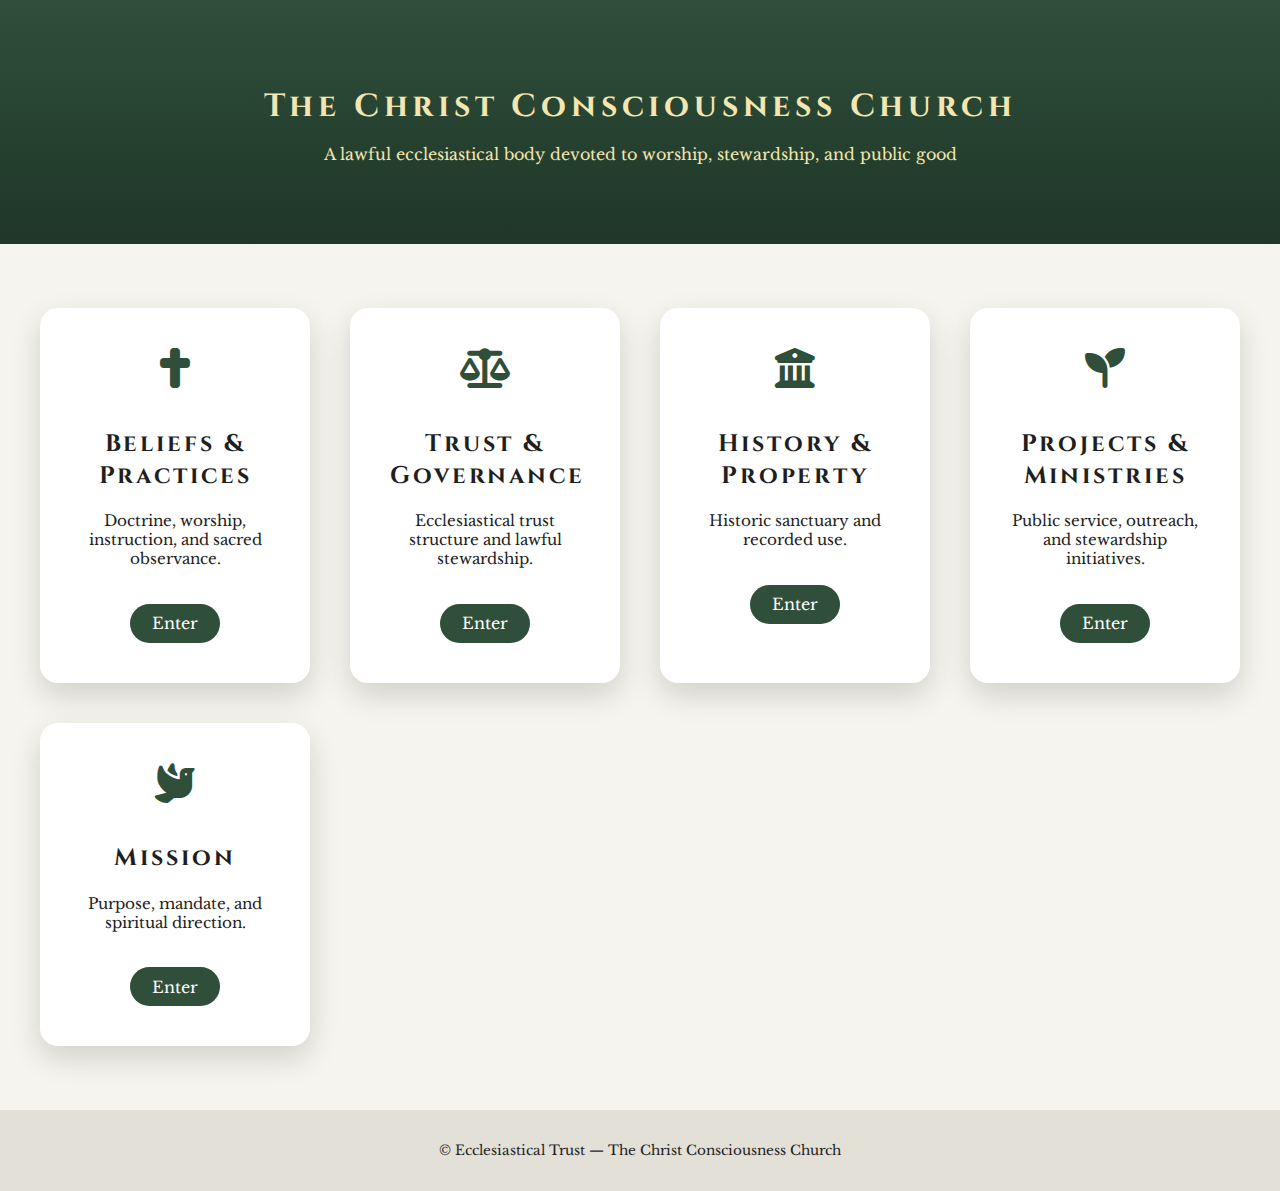
<file: index.html>
<!DOCTYPE html>
<html lang="en">
<head>
<meta charset="UTF-8">
<meta name="viewport" content="width=device-width, initial-scale=1.0">
<title>The Christ Consciousness Church</title>

<link href="https://fonts.googleapis.com/css2?family=Cinzel:wght@500;700&family=Libre+Baskerville&display=swap" rel="stylesheet">
<link rel="stylesheet" href="https://cdnjs.cloudflare.com/ajax/libs/font-awesome/6.5.1/css/all.min.css"/>

<style>
body {
  margin: 0;
  font-family: 'Libre Baskerville', serif;
  background: #f6f4ee;
  color: #1f1f1f;
}

header {
  text-align: center;
  padding: 4rem 1rem;
  background: linear-gradient(180deg,#2f4f3a,#1f3628);
  color: #f4e6b0;
}

header h1 {
  font-family: 'Cinzel', serif;
  letter-spacing: 0.15em;
  margin-bottom: 1rem;
}

main {
  max-width: 1200px;
  margin: 4rem auto;
  padding: 0 1.5rem;
}

.section-grid {
  display: grid;
  grid-template-columns: repeat(auto-fit, minmax(260px, 1fr));
  gap: 2.5rem;
}

.card {
  background: white;
  border-radius: 18px;
  padding: 2.5rem;
  text-align: center;
  box-shadow: 0 12px 30px rgba(0,0,0,0.15);
}

.card i {
  font-size: 2.5rem;
  color: #2f4f3a;
  margin-bottom: 1.2rem;
}

.card h2 {
  font-family: 'Cinzel', serif;
  letter-spacing: 0.12em;
}

.card p {
  font-size: 0.95rem;
  margin: 1.2rem 0;
}

.card a {
  display: inline-block;
  margin-top: 1rem;
  padding: 0.6rem 1.4rem;
  background: #2f4f3a;
  color: #fff;
  text-decoration: none;
  border-radius: 30px;
}

.card a:hover {
  background: #1f3628;
}

footer {
  text-align: center;
  padding: 2rem;
  font-size: 0.85rem;
  background: #e3e0d8;
}
</style>
</head>

<body>

<header>
  <h1>The Christ Consciousness Church</h1>
  <p>A lawful ecclesiastical body devoted to worship, stewardship, and public good</p>
</header>

<main>
  <div class="section-grid">

    <div class="card">
      <i class="fa-solid fa-cross"></i>
      <h2>Beliefs & Practices</h2>
      <p>Doctrine, worship, instruction, and sacred observance.</p>
      <a href="beliefs.html">Enter</a>
    </div>

    <div class="card">
      <i class="fa-solid fa-scale-balanced"></i>
      <h2>Trust & Governance</h2>
      <p>Ecclesiastical trust structure and lawful stewardship.</p>
      <a href="trust.html">Enter</a>
    </div>

    <div class="card">
      <i class="fa-solid fa-building-columns"></i>
      <h2>History & Property</h2>
      <p>Historic sanctuary and recorded use.</p>
      <a href="history.html">Enter</a>
    </div>

    <div class="card">
      <i class="fa-solid fa-seedling"></i>
      <h2>Projects & Ministries</h2>
      <p>Public service, outreach, and stewardship initiatives.</p>
      <a href="projects.html">Enter</a>
    </div>

    <div class="card">
      <i class="fa-solid fa-dove"></i>
      <h2>Mission</h2>
      <p>Purpose, mandate, and spiritual direction.</p>
      <a href="mission.html">Enter</a>
    </div>

  </div>
</main>

<footer>
© Ecclesiastical Trust — The Christ Consciousness Church
</footer>

</body>
</html>
</file>
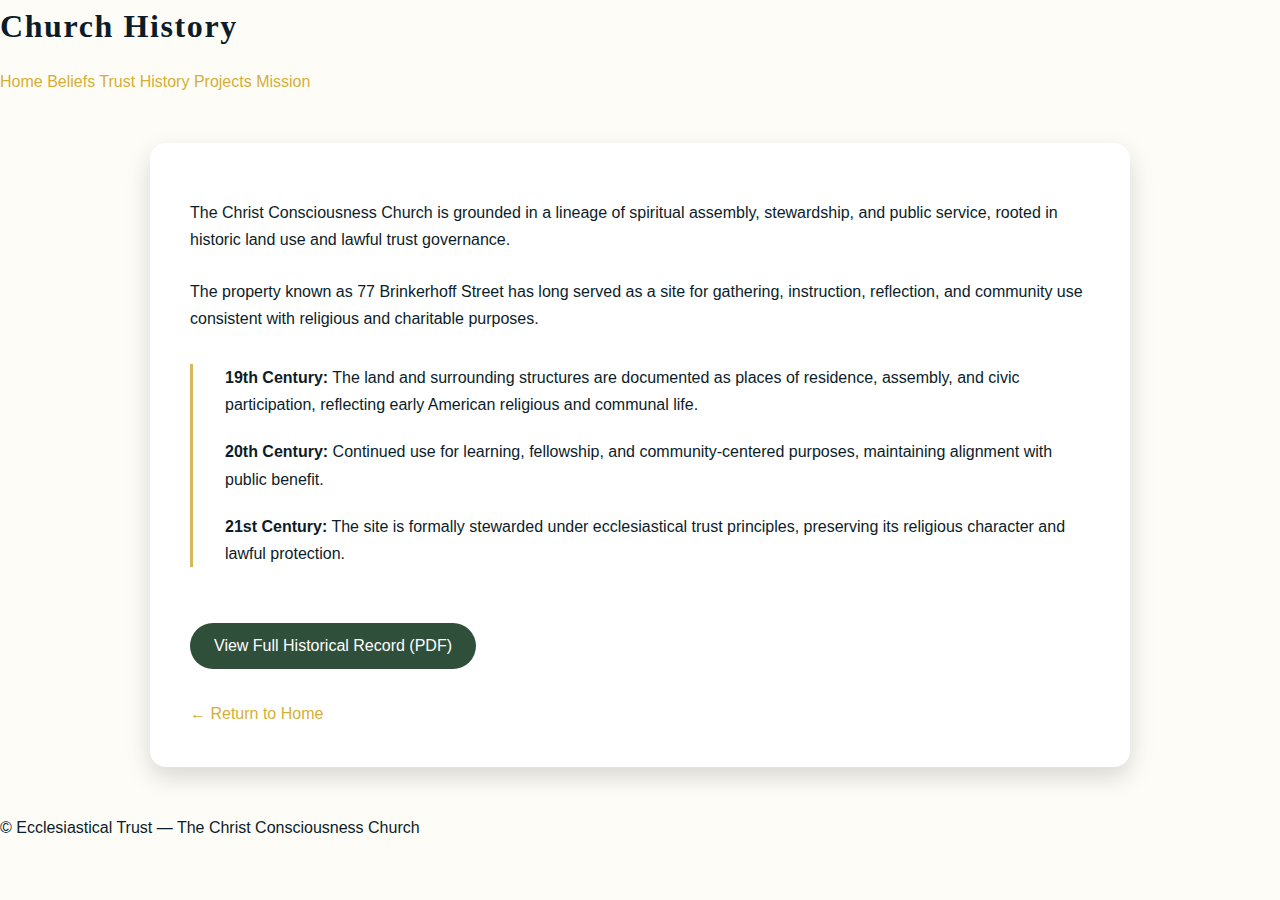
<file: history.html>
<!DOCTYPE html>
<html lang="en">
<head>
  <meta charset="UTF-8">
  <meta name="viewport" content="width=device-width, initial-scale=1.0">
  <title>Church History — The Christ Consciousness Church</title>

  <!-- Google Fonts -->
  <link href="https://fonts.googleapis.com/css2?family=Cinzel:wght@500;700&family=Libre+Baskerville&display=swap" rel="stylesheet">

  <!-- Global Site Styles -->
  <link rel="stylesheet" href="style.css">

  <!-- Page-specific styles -->
  <style>
    main {
      max-width: 900px;
      margin: 3rem auto;
      padding: 2.5rem;
      background: white;
      border-radius: 16px;
      box-shadow: 0 10px 25px rgba(0,0,0,0.15);
    }

    main p {
      line-height: 1.7;
      margin-bottom: 1.5rem;
    }

    .timeline {
      border-left: 3px solid #d6b75a;
      padding-left: 2rem;
      margin: 2rem 0;
    }

    .timeline p {
      margin-bottom: 1.25rem;
    }

    .button {
      display: inline-block;
      padding: 0.6rem 1.5rem;
      background: #2f4f3a;
      color: white;
      text-decoration: none;
      border-radius: 30px;
      margin-top: 1.5rem;
    }

    .button:hover {
      background: #1f3628;
    }

    .back-link {
      display: inline-block;
      margin-top: 2rem;
    }
  </style>
</head>

<body>

<header>
  <h1>Church History</h1>
</header>

<nav class="main-nav">
  <a href="index.html">Home</a>
  <a href="beliefs.html">Beliefs</a>
  <a href="trust.html">Trust</a>
  <a href="history.html">History</a>
  <a href="projects.html">Projects</a>
  <a href="mission.html">Mission</a>
</nav>

<main>

  <p>
    The Christ Consciousness Church is grounded in a lineage of spiritual assembly,
    stewardship, and public service, rooted in historic land use and lawful trust
    governance.
  </p>

  <p>
    The property known as 77 Brinkerhoff Street has long served as a site for gathering,
    instruction, reflection, and community use consistent with religious and
    charitable purposes.
  </p>

  <div class="timeline">
    <p>
      <strong>19th Century:</strong> The land and surrounding structures are documented
      as places of residence, assembly, and civic participation, reflecting early
      American religious and communal life.
    </p>

    <p>
      <strong>20th Century:</strong> Continued use for learning, fellowship, and
      community-centered purposes, maintaining alignment with public benefit.
    </p>

    <p>
      <strong>21st Century:</strong> The site is formally stewarded under ecclesiastical
      trust principles, preserving its religious character and lawful protection.
    </p>
  </div>

  <a class="button" href="pdfs/history.pdf" target="_blank">
    View Full Historical Record (PDF)
  </a>

  <br>

  <a class="back-link" href="index.html">← Return to Home</a>

</main>

<footer>
  © Ecclesiastical Trust — The Christ Consciousness Church
</footer>

</body>
</html>
</file>
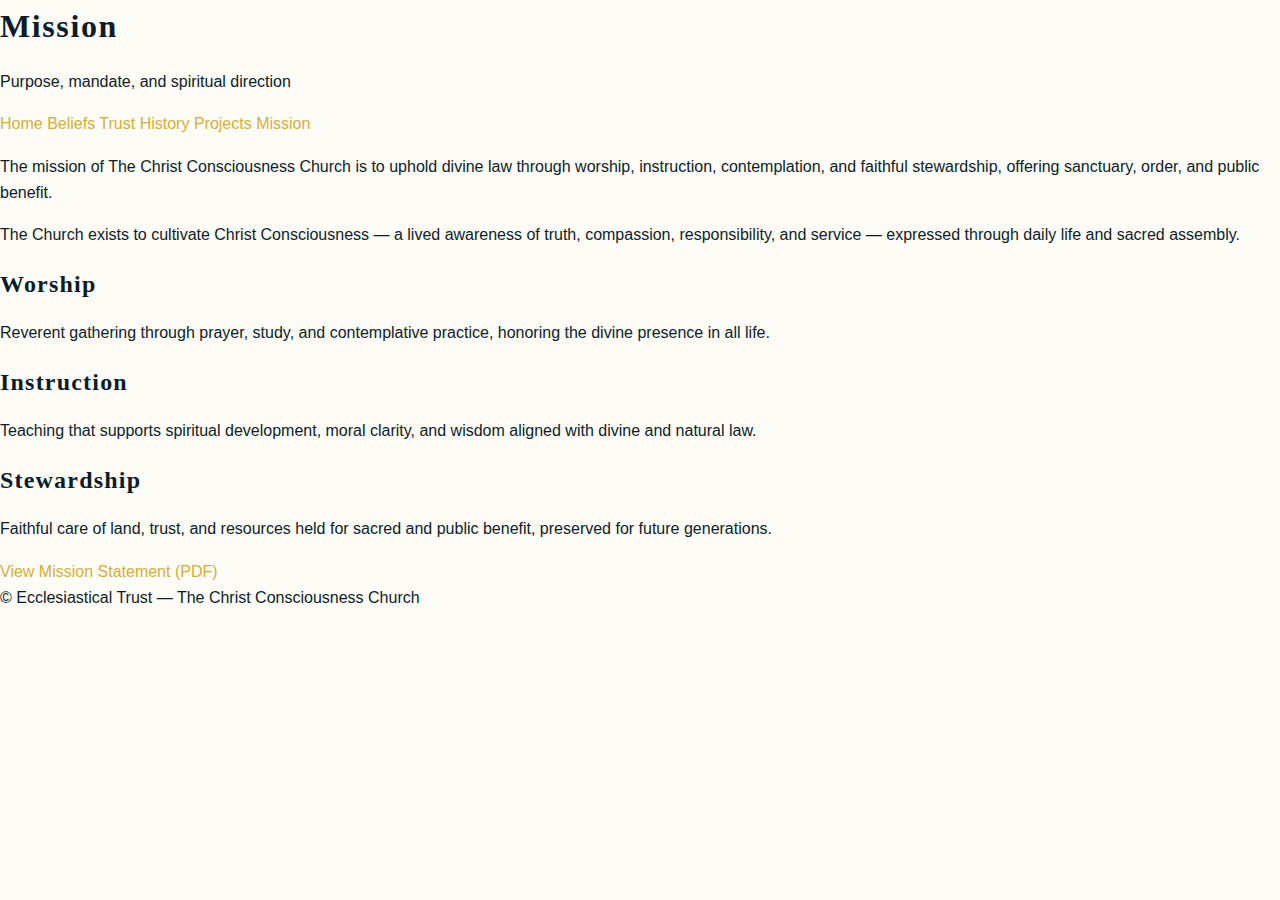
<file: mission.html>
<!DOCTYPE html>
<html lang="en">
<head>
  <meta charset="UTF-8">
  <meta name="viewport" content="width=device-width, initial-scale=1.0">
  <title>Mission — The Christ Consciousness Church</title>

  <!-- Fonts -->
  <link href="https://fonts.googleapis.com/css2?family=Cinzel:wght@500;700&family=Libre+Baskerville&display=swap" rel="stylesheet">

  <!-- Global Styles -->
  <link rel="stylesheet" href="style.css">
</head>

<body class="sacred-theme">

<header>
  <h1>Mission</h1>
  <p>Purpose, mandate, and spiritual direction</p>
</header>

<nav class="main-nav">
  <a href="index.html">Home</a>
  <a href="beliefs.html">Beliefs</a>
  <a href="trust.html">Trust</a>
  <a href="history.html">History</a>
  <a href="projects.html">Projects</a>
  <a href="mission.html" class="active">Mission</a>
</nav>

<main class="content">

  <p>
    The mission of The Christ Consciousness Church is to uphold divine law through
    worship, instruction, contemplation, and faithful stewardship, offering sanctuary,
    order, and public benefit.
  </p>

  <p>
    The Church exists to cultivate Christ Consciousness — a lived awareness of truth,
    compassion, responsibility, and service — expressed through daily life and sacred
    assembly.
  </p>

  <section class="mission-pillars">

    <article>
      <h2>Worship</h2>
      <p>
        Reverent gathering through prayer, study, and contemplative practice,
        honoring the divine presence in all life.
      </p>
    </article>

    <article>
      <h2>Instruction</h2>
      <p>
        Teaching that supports spiritual development, moral clarity, and wisdom
        aligned with divine and natural law.
      </p>
    </article>

    <article>
      <h2>Stewardship</h2>
      <p>
        Faithful care of land, trust, and resources held for sacred and public benefit,
        preserved for future generations.
      </p>
    </article>

  </section>

  <a class="button" href="pdfs/mission.pdf" target="_blank">
    View Mission Statement (PDF)
  </a>

</main>

<footer>
  © Ecclesiastical Trust — The Christ Consciousness Church
</footer>

</body>
</html>
</file>
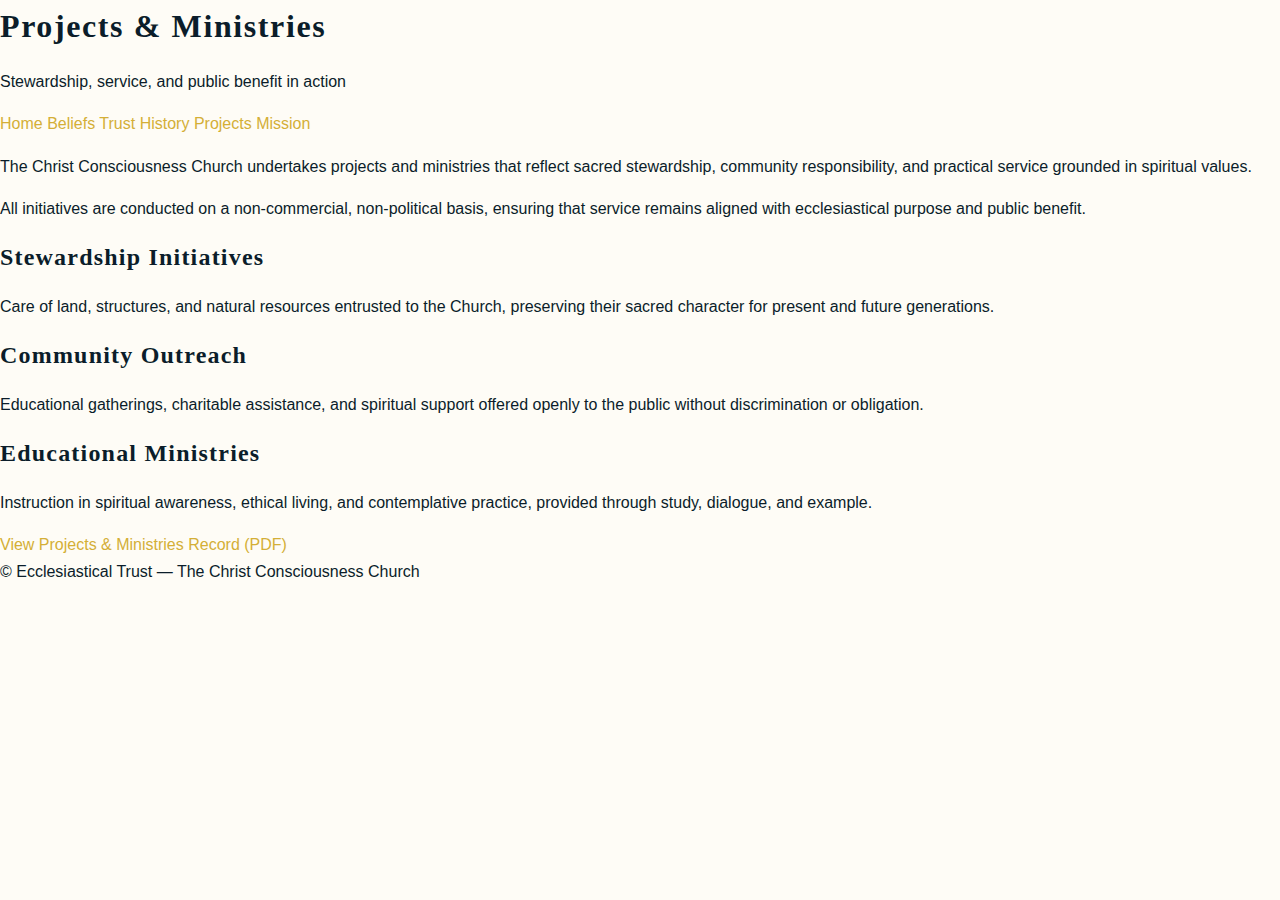
<file: projects.html>
<!DOCTYPE html>
<html lang="en">
<head>
  <meta charset="UTF-8">
  <meta name="viewport" content="width=device-width, initial-scale=1.0">
  <title>Projects & Ministries — The Christ Consciousness Church</title>

  <!-- Fonts -->
  <link href="https://fonts.googleapis.com/css2?family=Cinzel:wght@500;700&family=Libre+Baskerville&display=swap" rel="stylesheet">

  <!-- Global Styles -->
  <link rel="stylesheet" href="style.css">
</head>

<body class="wood-theme">

<header>
  <h1>Projects & Ministries</h1>
  <p>Stewardship, service, and public benefit in action</p>
</header>

<nav class="main-nav">
  <a href="index.html">Home</a>
  <a href="beliefs.html">Beliefs</a>
  <a href="trust.html">Trust</a>
  <a href="history.html">History</a>
  <a href="projects.html" class="active">Projects</a>
  <a href="mission.html">Mission</a>
</nav>

<main class="content">

  <p>
    The Christ Consciousness Church undertakes projects and ministries that reflect
    sacred stewardship, community responsibility, and practical service grounded in
    spiritual values.
  </p>

  <p>
    All initiatives are conducted on a non-commercial, non-political basis, ensuring
    that service remains aligned with ecclesiastical purpose and public benefit.
  </p>

  <section class="project-list">

    <article>
      <h2>Stewardship Initiatives</h2>
      <p>
        Care of land, structures, and natural resources entrusted to the Church,
        preserving their sacred character for present and future generations.
      </p>
    </article>

    <article>
      <h2>Community Outreach</h2>
      <p>
        Educational gatherings, charitable assistance, and spiritual support offered
        openly to the public without discrimination or obligation.
      </p>
    </article>

    <article>
      <h2>Educational Ministries</h2>
      <p>
        Instruction in spiritual awareness, ethical living, and contemplative practice,
        provided through study, dialogue, and example.
      </p>
    </article>

  </section>

  <a class="button" href="pdfs/projects.pdf" target="_blank">
    View Projects & Ministries Record (PDF)
  </a>

</main>

<footer>
  © Ecclesiastical Trust — The Christ Consciousness Church
</footer>

</body>
</html>
</file>
<file: style.css>
/* ───────────────────────────────
GLOBAL STYLES — Upgraded Version
─────────────────────────────── */

body {
font-family: 'Inter', sans-serif;
color: #0B1D2A;
margin: 0;
padding: 0;
line-height: 1.65;
background-color: #fefcf6;
transition: background 0.6s ease;
}

h1, h2, h3, h4, h5, h6 {
font-family: 'Cormorant Garamond', serif;
margin: 0 0 1rem 0;
letter-spacing: 0.05em;
}

a {
color: #d4af37;
text-decoration: none;
transition: color 0.3s ease;
}

a:hover {
color: #ffc847;
}

.nav {
display: flex;
justify-content: space-between;
padding: 1rem 2rem;
background-color: rgba(11,29,42,0.85);
position: sticky;
top: 0;
z-index: 20;
}

.nav ul {
display: flex;
gap: 1.5rem;
list-style: none;
margin: 0;
padding: 0;
}

.hero {
position: relative;
text-align: center;
color: white;
padding: 8rem 2rem;
overflow: hidden;
}

/* ───────────────────────────────
CREST
─────────────────────────────── */
.site-seal {
display: flex;
justify-content: center;
margin: 2.5rem 0 1.5rem;
position: relative;
z-index: 10;
}

.site-seal img {
max-width: 220px;
width: 100%;
height: auto;
filter: drop-shadow(0 10px 18px rgba(0,0,0,0.45)) drop-shadow(0 0 25px rgba(212,175,55,0.35));
transition: transform 0.6s ease, filter 0.6s ease;
}

.site-seal img:hover {
transform: scale(1.02);
filter: drop-shadow(0 14px 22px rgba(0,0,0,0.6)) drop-shadow(0 0 35px rgba(212,175,55,0.5));
}

/* ───────────────────────────────
PAGE THEMES
─────────────────────────────── */

/* Home / Gold Theme */
body.theme-gold {
background: linear-gradient(to bottom, #fefcf6, #fdf7e8);
}
.hero-gold .gold-rays {
position: absolute;
inset: 0;
background: radial-gradient(circle at center, rgba(212,175,55,0.2), transparent 70%);
}

/* About / Stone Theme */
body.theme-stone {
background: #eef2f5;
}
.hero-stone .pillar-lines {
position: absolute;
inset: 0;
background-image: linear-gradient(to bottom, rgba(0,0,0,0.08) 1px, transparent 1px);
background-size: 80px 100%;
}

/* Doctrine / Landscape Theme */
body.theme-landscape {
background: linear-gradient(to bottom, #f8f7f4, #eef2f5);
}
.hero-landscape {
background: url('assets/images/landscape-light.jpg') center/cover no-repeat;
}
.hero-landscape .horizon-glow {
position: absolute;
bottom: 0;
left: 0;
right: 0;
height: 35%;
background: radial-gradient(ellipse at center, rgba(230,216,168,0.35), transparent 70%);
}

/* Governance / Lion Theme */
body.theme-governance {
background: linear-gradient(to bottom, #f4f1ea, #ebe6db);
}
.hero-governance {
background: linear-gradient(to bottom, rgba(11,29,42,0.85), rgba(11,29,42,0.95));
}
.governance-overlay {
background: radial-gradient(circle at top center, rgba(201,162,77,0.35), rgba(11,29,42,0.85) 70%);
}
.sacred-geometry {
position: absolute;
inset: 0;
background-image: linear-gradient(rgba(201,162,77,0.08) 1px, transparent 1px), linear-gradient(90deg, rgba(201,162,77,0.08) 1px, transparent 1px);
background-size: 120px 120px;
pointer-events: none;
}
.lion-background {
background: url('assets/images/lion-background.jpg') center/cover no-repeat;
background-blend-mode: overlay;
opacity: 0.95;
}

/* ───────────────────────────────
SECTIONS & CONTENT
─────────────────────────────── */
.sacred-section {
padding: 3rem 2rem;
margin: 2rem auto;
max-width: 900px;
border-radius: 12px;
background: rgba(255,255,255,0.85);
box-shadow: 0 20px 45px rgba(0,0,0,0.1);
}

.sacred-section h2 {
font-size: 2rem;
letter-spacing: 0.1em;
margin-bottom: 1rem;
}

.sacred-section p {
font-size: 1.125rem;
line-height: 1.8;
max-width: 720px;
margin-top: 1rem;
}

/* Scripture Styling */
.scripture blockquote {
font-style: italic;
text-align: center;
margin: 2rem 0;
padding: 1.5rem;
background: rgba(255,255,255,0.2);
border-left: 4px solid #d4af37;
text-shadow: 0 0 20px rgba(212,175,55,0.4);
}

/* Footer */
.footer {
padding: 2rem;
text-align: center;
background-color: rgba(11,29,42,0.9);
color: #fdf7e8;
}
.footer-divider {
height: 1px;
background-color: rgba(212,175,55,0.3);
margin-bottom: 1rem;
}

/* CTA Buttons */
.btn-primary {
background-color: #d4af37;
color: #0B1D2A;
padding: 0.75rem 1.5rem;
border-radius: 6px;
font-weight: 600;
text-transform: uppercase;
transition: background 0.3s ease, transform 0.3s ease;
}
.btn-primary:hover {
background-color: #ffc847;
transform: translateY(-2px);
}

/* Mission / Ocean Theme */
body.theme-ocean {
background: linear-gradient(to bottom, #e0f7fa, #d0eef5);
}
.hero-ocean {
background: url('assets/images/ocean-view.jpg') center/cover no-repeat;
position: relative;
}
.ocean-overlay {
position: absolute;
inset: 0;
background: rgba(0, 105, 148, 0.35);
}
.ocean-waves {
position: absolute;
bottom: 0;
left: 0;
right: 0;
height: 20%;
background: url('assets/images/waves-pattern.png') repeat-x;
opacity: 0.45;
}
.sacred-section.ocean-purpose, .sacred-section.ocean-acts {
background: rgba(255,255,255,0.8);
box-shadow: 0 15px 35px rgba(0,0,0,0.1);
}
.scripture.ocean blockquote {
background: rgba(255,255,255,0.2);
border-left: 4px solid #00bcd4;
text-shadow: 0 0 15px rgba(0,188,212,0.35);
}
/* Trust Page Theme with Handkerchief Pattern */
body.theme-trust {
background: linear-gradient(to bottom, #fdfbf5, #f5f2eb);
}
.hero-trust {
background: url('assets/images/trust-foreground.png') center/cover no-repeat;
position: relative;
}
.trust-overlay {
position: absolute;
inset: 0;
background: rgba(212,175,55,0.2);
}
.handkerchief-pattern {
position: absolute;
inset: 0;
background-image: url('assets/images/handkerchief-pattern.png');
background-repeat: repeat;
opacity: 0.25;
pointer-events: none;
}
.sacred-section.trust-overview, .sacred-section.trust-documents {
background: rgba(255,255,255,0.85);
box-shadow: 0 15px 35px rgba(0,0,0,0.1);
}
.scripture.trust blockquote {
background: rgba(255,255,255,0.2);
border-left: 4px solid #d4af37;
text-shadow: 0 0 15px rgba(212,175,55,0.35);
}
</file>
